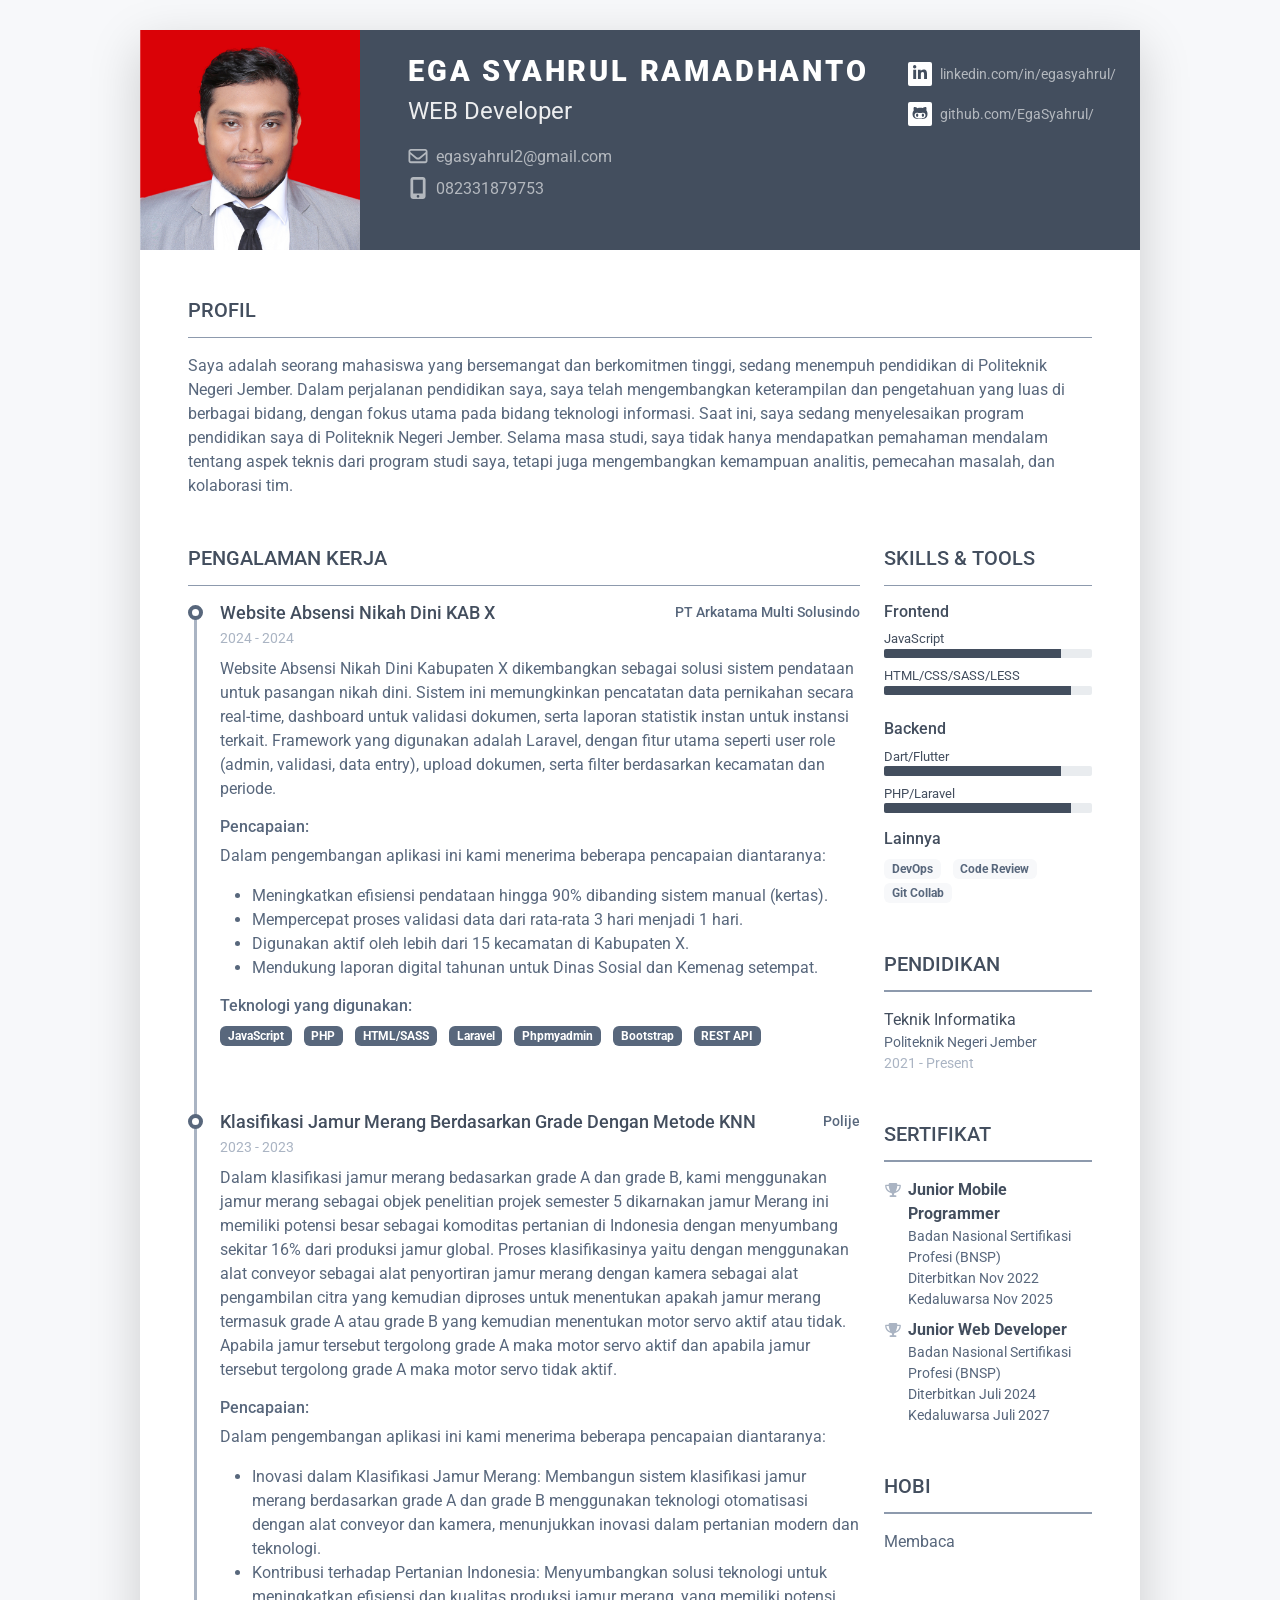
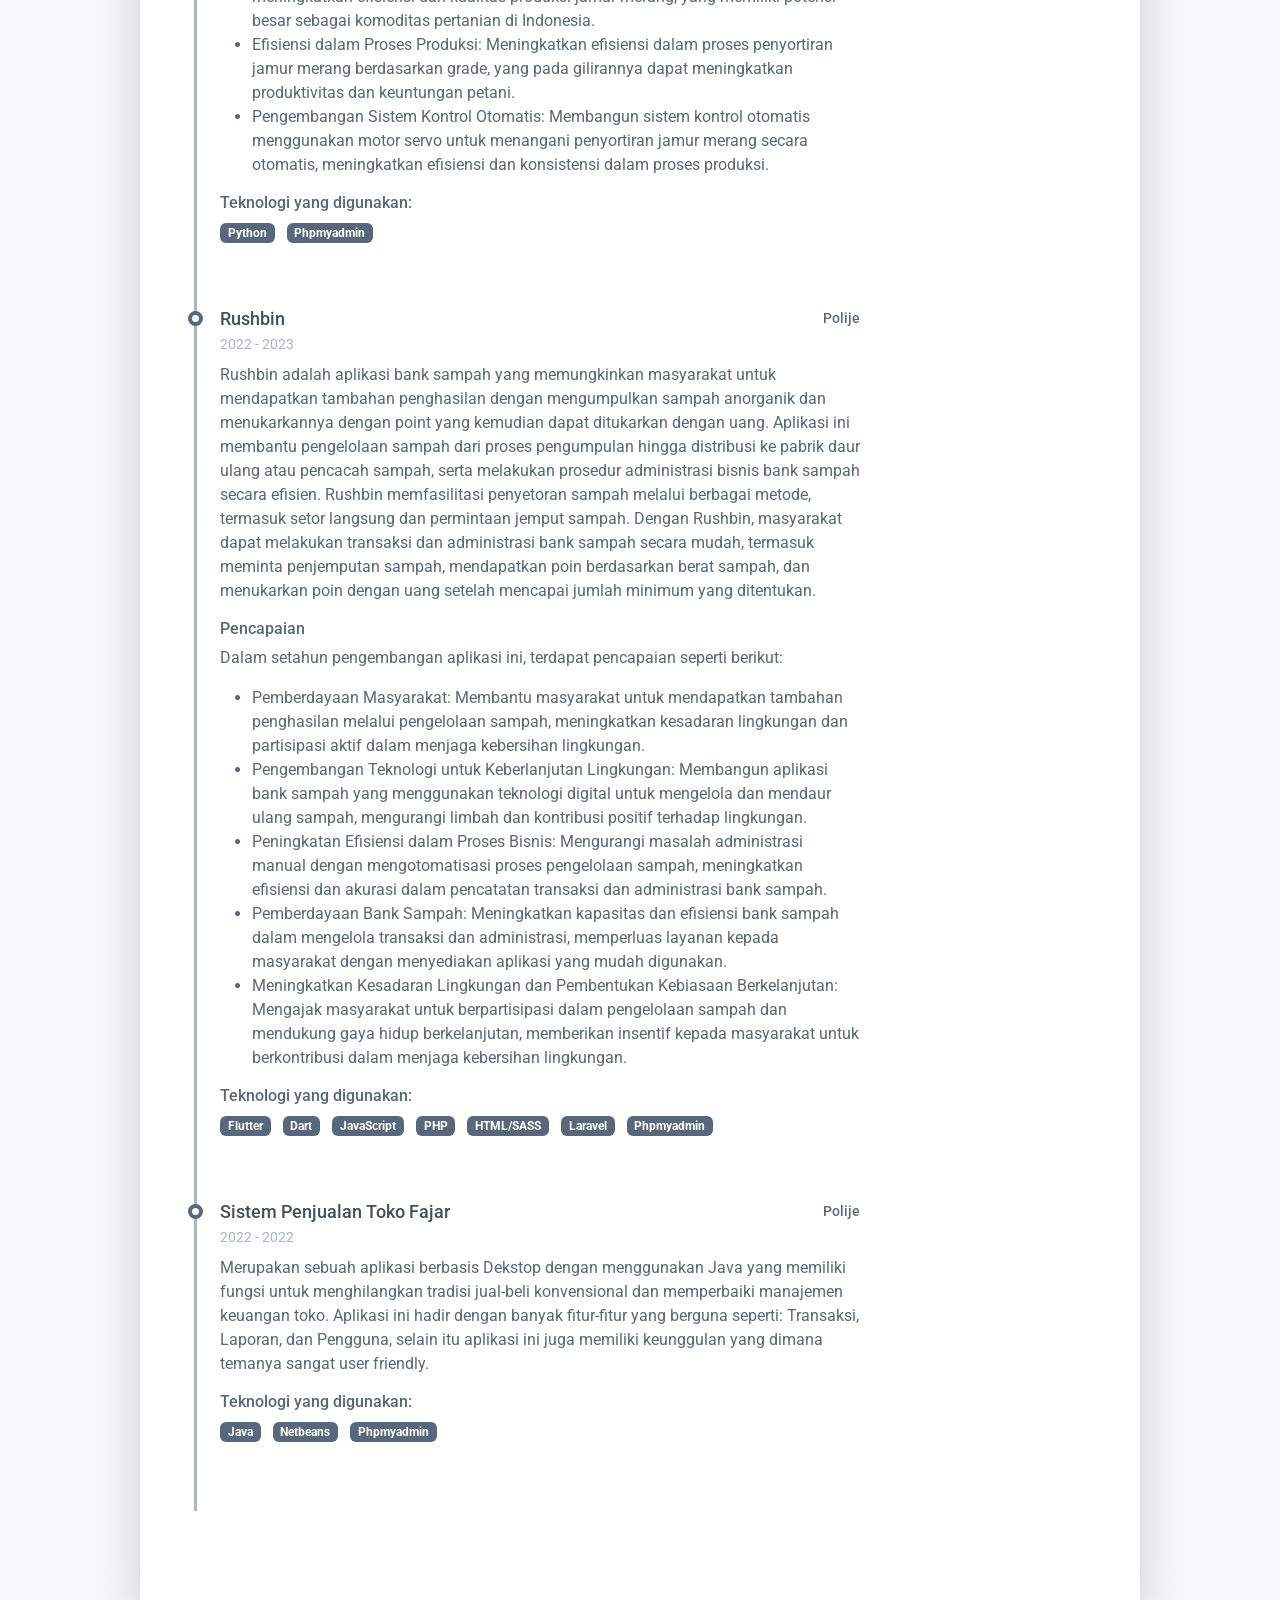
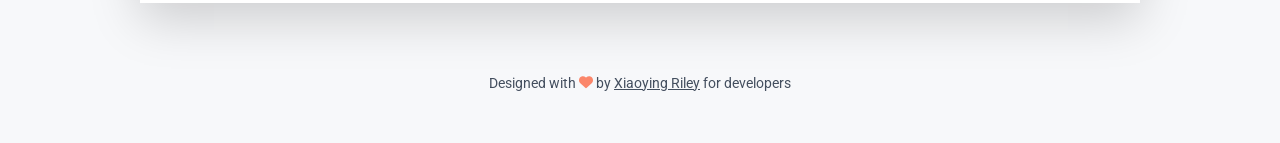
<file: index.html>
<!DOCTYPE html>
<html lang="en">
  <head>
    <title>CV-EgaSyahrulRamadhanto</title>

    <!-- Meta -->
    <meta charset="utf-8" />
    <meta http-equiv="X-UA-Compatible" content="IE=edge" />
    <meta name="viewport" content="width=device-width, initial-scale=1.0" />
    <meta name="description" content="Responsive Resume Template" />
    <meta name="author" content="Xiaoying Riley at 3rd Wave Media" />
    <link rel="shortcut icon" href="favicon.ico" />

    <!-- Google Font -->
    <link
      href="https://fonts.googleapis.com/css?family=Roboto:300,400,500,700,900"
      rel="stylesheet"
    />

    <!-- FontAwesome JS-->
    <script defer src="assets/fontawesome/js/all.min.js"></script>

    <!-- Theme CSS -->
    <link id="theme-style" rel="stylesheet" href="assets/css/pillar-1.css" />
  </head>

  <body>
    <article class="resume-wrapper text-center position-relative">
      <div class="resume-wrapper-inner mx-auto text-start bg-white shadow-lg">
        <header class="resume-header pt-4 pt-md-0">
          <div class="row">
            <div
              class="col-block col-md-auto resume-picture-holder text-center text-md-start"
            >
              <img
                class="picture"
                src="assets/images/Desain tanpa judul.png"
                alt=""
              />
            </div>
            <!--//col-->
            <div class="col">
              <div
                class="row p-4 justify-content-center justify-content-md-between"
              >
                <div class="primary-info col-auto">
                  <h1
                    class="name mt-0 mb-1 text-white text-uppercase text-uppercase"
                  >
                    Ega Syahrul Ramadhanto
                  </h1>
                  <div class="title mb-3">WEB Developer</div>
                  <ul class="list-unstyled">
                    <li class="mb-2">
                      <a
                        class="text-link"
                        href="https://egasyahrul2@gmail.com/"
                        target="_blank"
                        ><i
                          class="far fa-envelope fa-fw me-2"
                          data-fa-transform="grow-3"
                        ></i
                        >egasyahrul2@gmail.com</a
                      >
                    </li>
                    <li>
                      <a
                        class="text-link"
                        href="https://wa.me/6282331879753/"
                        target="_blank"
                        ><i
                          class="fas fa-mobile-alt fa-fw me-2"
                          data-fa-transform="grow-6"
                        ></i
                        >082331879753</a
                      >
                    </li>
                  </ul>
                </div>
                <!--//primary-info-->
                <div class="secondary-info col-auto mt-2">
                  <ul class="resume-social list-unstyled">
                    <li class="mb-3">
                      <a
                        class="text-link"
                        href="https://www.linkedin.com/in/ega-syahrul-420706276/"
                        target="_blank"
                        ><span class="fa-container text-center me-2"
                          ><i class="fab fa-linkedin-in fa-fw"></i></span
                        >linkedin.com/in/egasyahrul/</a
                      >
                    </li>
                    <li class="mb-3">
                      <a
                        class="text-link"
                        href="https://www.github.com/EgaSyahrul/"
                        target="_blank"
                        ><span class="fa-container text-center me-2"
                          ><i class="fab fa-github-alt fa-fw"></i></span
                        >github.com/EgaSyahrul/</a
                      >
                    </li>
                  </ul>
                </div>
                <!--//secondary-info-->
              </div>
              <!--//row-->
            </div>
            <!--//col-->
          </div>
          <!--//row-->
        </header>
        <div class="resume-body p-5">
          <section class="resume-section summary-section mb-5">
            <h2
              class="resume-section-title text-uppercase font-weight-bold pb-3 mb-3"
            >
              Profil
            </h2>
            <div class="resume-section-content">
              <p class="mb-0">
                Saya adalah seorang mahasiswa yang bersemangat dan berkomitmen
                tinggi, sedang menempuh pendidikan di Politeknik Negeri Jember.
                Dalam perjalanan pendidikan saya, saya telah mengembangkan
                keterampilan dan pengetahuan yang luas di berbagai bidang,
                dengan fokus utama pada bidang teknologi informasi. Saat ini,
                saya sedang menyelesaikan program pendidikan saya di Politeknik
                Negeri Jember. Selama masa studi, saya tidak hanya mendapatkan
                pemahaman mendalam tentang aspek teknis dari program studi saya,
                tetapi juga mengembangkan kemampuan analitis, pemecahan masalah,
                dan kolaborasi tim.
              </p>
            </div>
          </section>
          <!--//summary-section-->
          <div class="row">
            <div class="col-lg-9">
              <section class="resume-section experience-section mb-5">
                <h2
                  class="resume-section-title text-uppercase font-weight-bold pb-3 mb-3"
                >
                  Pengalaman Kerja
                </h2>
                <div class="resume-section-content">
                  <div class="resume-timeline position-relative">

					<article
                      class="resume-timeline-item position-relative pb-5"
					  >
						<div class="resume-timeline-item-header mb-2">
						  <div class="d-flex flex-column flex-md-row">
							<h3
							  class="resume-position-title font-weight-bold mb-1"
							>
							  Website Absensi Nikah Dini KAB X
							</h3>
							<div class="resume-company-name ms-auto">
							  PT Arkatama Multi Solusindo
							</div>
						  </div>
						  <!--//row-->
						  <div class="resume-position-time">2024 - 2024</div>
						</div>
						<!--//resume-timeline-item-header-->
						<div class="resume-timeline-item-desc">
						  <p>
							Website Absensi Nikah Dini Kabupaten X dikembangkan sebagai solusi sistem pendataan untuk pasangan nikah dini. Sistem ini memungkinkan pencatatan data pernikahan secara real-time, dashboard untuk validasi dokumen, serta laporan statistik instan untuk instansi terkait. Framework yang digunakan adalah Laravel, dengan fitur utama seperti user role (admin, validasi, data entry), upload dokumen, serta filter berdasarkan kecamatan dan periode.
						  </p>
						  <h4
							class="resume-timeline-item-desc-heading font-weight-bold"
						  >
							Pencapaian:
						  </h4>
						  <p>
							Dalam pengembangan aplikasi ini kami menerima beberapa
							pencapaian diantaranya:
						  </p>
						  <ul>
							<li>
							  Meningkatkan efisiensi pendataan hingga 90% dibanding sistem manual (kertas).
							</li>
							<li>
							  Mempercepat proses validasi data dari rata-rata 3 hari menjadi 1 hari.
							</li>
							<li>
							  Digunakan aktif oleh lebih dari 15 kecamatan di Kabupaten X.
							</li>
							<li>
							  Mendukung laporan digital tahunan untuk Dinas Sosial dan Kemenag setempat.
							</li>
						  </ul>
						  <h4
							class="resume-timeline-item-desc-heading font-weight-bold"
						  >
							Teknologi yang digunakan:
						  </h4>
						  <ul class="list-inline">
							<li class="list-inline-item">
							  <span class="badge bg-secondary badge-pill"
								>JavaScript</span
							  >
							</li>
							<li class="list-inline-item">
							  <span class="badge bg-secondary badge-pill"
								>PHP</span
							  >
							</li>
							<li class="list-inline-item">
							  <span class="badge bg-secondary badge-pill"
								>HTML/SASS</span
							  >
							</li>
							<li class="list-inline-item">
							  <span class="badge bg-secondary badge-pill"
								>Laravel</span
							  >
							</li>
							<li class="list-inline-item">
							  <span class="badge bg-secondary badge-pill"
								>Phpmyadmin</span
							  >
							</li>
							  <li class="list-inline-item">
							  <span class="badge bg-secondary badge-pill"
								>Bootstrap</span
							  >
							</li>
							<li class="list-inline-item">
							  <span class="badge bg-secondary badge-pill"
								>REST API</span
							  >
							</li>
						  </ul>
						</div>
						<!--//resume-timeline-item-desc-->
					  </article>
					  <!--//resume-timeline-item-->
                    <article
                      class="resume-timeline-item position-relative pb-5"
                    >
                      <div class="resume-timeline-item-header mb-2">
                        <div class="d-flex flex-column flex-md-row">
                          <h3
                            class="resume-position-title font-weight-bold mb-1"
                          >
                            Klasifikasi Jamur Merang Berdasarkan Grade Dengan
                            Metode KNN
                          </h3>
                          <div class="resume-company-name ms-auto">Polije</div>
                        </div>
                        <!--//row-->
                        <div class="resume-position-time">2023 - 2023</div>
                      </div>
                      <!--//resume-timeline-item-header-->
                      <div class="resume-timeline-item-desc">
                        <p>
                          Dalam klasifikasi jamur merang bedasarkan grade A dan
                          grade B, kami menggunakan jamur merang sebagai objek
                          penelitian projek semester 5 dikarnakan jamur Merang
                          ini memiliki potensi besar sebagai komoditas pertanian
                          di Indonesia dengan menyumbang sekitar 16% dari
                          produksi jamur global. Proses klasifikasinya yaitu
                          dengan menggunakan alat conveyor sebagai alat
                          penyortiran jamur merang dengan kamera sebagai alat
                          pengambilan citra yang kemudian diproses untuk
                          menentukan apakah jamur merang termasuk grade A atau
                          grade B yang kemudian menentukan motor servo aktif
                          atau tidak. Apabila jamur tersebut tergolong grade A
                          maka motor servo aktif dan apabila jamur tersebut
                          tergolong grade A maka motor servo tidak aktif.
                        </p>
                        <h4
                          class="resume-timeline-item-desc-heading font-weight-bold"
                        >
                          Pencapaian:
                        </h4>
                        <p>
                          Dalam pengembangan aplikasi ini kami menerima beberapa
                          pencapaian diantaranya:
                        </p>
                        <ul>
                          <li>
                            Inovasi dalam Klasifikasi Jamur Merang: Membangun
                            sistem klasifikasi jamur merang berdasarkan grade A
                            dan grade B menggunakan teknologi otomatisasi dengan
                            alat conveyor dan kamera, menunjukkan inovasi dalam
                            pertanian modern dan teknologi.
                          </li>
                          <li>
                            Kontribusi terhadap Pertanian Indonesia:
                            Menyumbangkan solusi teknologi untuk meningkatkan
                            efisiensi dan kualitas produksi jamur merang, yang
                            memiliki potensi besar sebagai komoditas pertanian
                            di Indonesia.
                          </li>
                          <li>
                            Efisiensi dalam Proses Produksi: Meningkatkan
                            efisiensi dalam proses penyortiran jamur merang
                            berdasarkan grade, yang pada gilirannya dapat
                            meningkatkan produktivitas dan keuntungan petani.
                          </li>
                          <li>
                            Pengembangan Sistem Kontrol Otomatis: Membangun
                            sistem kontrol otomatis menggunakan motor servo
                            untuk menangani penyortiran jamur merang secara
                            otomatis, meningkatkan efisiensi dan konsistensi
                            dalam proses produksi.
                          </li>
                        </ul>
                        <h4
                          class="resume-timeline-item-desc-heading font-weight-bold"
                        >
                          Teknologi yang digunakan:
                        </h4>
                        <ul class="list-inline">
                          <li class="list-inline-item">
                            <span class="badge bg-secondary badge-pill"
                              >Python</span
                            >
                          </li>
                          <li class="list-inline-item">
                            <span class="badge bg-secondary badge-pill"
                              >Phpmyadmin</span
                            >
                          </li>
                        </ul>
                      </div>
                      <!--//resume-timeline-item-desc-->
                    </article>
                    <!--//resume-timeline-item-->

                    <article
                      class="resume-timeline-item position-relative pb-5"
                    >
                      <div class="resume-timeline-item-header mb-2">
                        <div class="d-flex flex-column flex-md-row">
                          <h3
                            class="resume-position-title font-weight-bold mb-1"
                          >
                            Rushbin
                          </h3>
                          <div class="resume-company-name ms-auto">Polije</div>
                        </div>
                        <!--//row-->
                        <div class="resume-position-time">2022 - 2023</div>
                      </div>
                      <!--//resume-timeline-item-header-->
                      <div class="resume-timeline-item-desc">
                        <p>
                          Rushbin adalah aplikasi bank sampah yang memungkinkan
                          masyarakat untuk mendapatkan tambahan penghasilan
                          dengan mengumpulkan sampah anorganik dan menukarkannya
                          dengan point yang kemudian dapat ditukarkan dengan
                          uang. Aplikasi ini membantu pengelolaan sampah dari
                          proses pengumpulan hingga distribusi ke pabrik daur
                          ulang atau pencacah sampah, serta melakukan prosedur
                          administrasi bisnis bank sampah secara efisien.
                          Rushbin memfasilitasi penyetoran sampah melalui
                          berbagai metode, termasuk setor langsung dan
                          permintaan jemput sampah. Dengan Rushbin, masyarakat
                          dapat melakukan transaksi dan administrasi bank sampah
                          secara mudah, termasuk meminta penjemputan sampah,
                          mendapatkan poin berdasarkan berat sampah, dan
                          menukarkan poin dengan uang setelah mencapai jumlah
                          minimum yang ditentukan.
                        </p>
                        <h4
                          class="resume-timeline-item-desc-heading font-weight-bold"
                        >
                          Pencapaian
                        </h4>
                        <p>
                          Dalam setahun pengembangan aplikasi ini, terdapat
                          pencapaian seperti berikut:
                        </p>
                        <ul>
                          <li>
                            Pemberdayaan Masyarakat: Membantu masyarakat untuk
                            mendapatkan tambahan penghasilan melalui pengelolaan
                            sampah, meningkatkan kesadaran lingkungan dan
                            partisipasi aktif dalam menjaga kebersihan
                            lingkungan.
                          </li>
                          <li>
                            Pengembangan Teknologi untuk Keberlanjutan
                            Lingkungan: Membangun aplikasi bank sampah yang
                            menggunakan teknologi digital untuk mengelola dan
                            mendaur ulang sampah, mengurangi limbah dan
                            kontribusi positif terhadap lingkungan.
                          </li>
                          <li>
                            Peningkatan Efisiensi dalam Proses Bisnis:
                            Mengurangi masalah administrasi manual dengan
                            mengotomatisasi proses pengelolaan sampah,
                            meningkatkan efisiensi dan akurasi dalam pencatatan
                            transaksi dan administrasi bank sampah.
                          </li>
                          <li>
                            Pemberdayaan Bank Sampah: Meningkatkan kapasitas dan
                            efisiensi bank sampah dalam mengelola transaksi dan
                            administrasi, memperluas layanan kepada masyarakat
                            dengan menyediakan aplikasi yang mudah digunakan.
                          </li>
                          <li>
                            Meningkatkan Kesadaran Lingkungan dan Pembentukan
                            Kebiasaan Berkelanjutan: Mengajak masyarakat untuk
                            berpartisipasi dalam pengelolaan sampah dan
                            mendukung gaya hidup berkelanjutan, memberikan
                            insentif kepada masyarakat untuk berkontribusi dalam
                            menjaga kebersihan lingkungan.
                          </li>
                        </ul>
                        <h4
                          class="resume-timeline-item-desc-heading font-weight-bold"
                        >
                          Teknologi yang digunakan:
                        </h4>
                        <ul class="list-inline">
                          <li class="list-inline-item">
                            <span class="badge bg-secondary badge-pill"
                              >Flutter</span
                            >
                          </li>
                          <li class="list-inline-item">
                            <span class="badge bg-secondary badge-pill"
                              >Dart</span
                            >
                          </li>
                          <li class="list-inline-item">
                            <span class="badge bg-secondary badge-pill"
                              >JavaScript</span
                            >
                          </li>
                          <li class="list-inline-item">
                            <span class="badge bg-secondary badge-pill"
                              >PHP</span
                            >
                          </li>
                          <li class="list-inline-item">
                            <span class="badge bg-secondary badge-pill"
                              >HTML/SASS</span
                            >
                          </li>
                          <li class="list-inline-item">
                            <span class="badge bg-secondary badge-pill"
                              >Laravel</span
                            >
                          </li>
                          <li class="list-inline-item">
                            <span class="badge bg-secondary badge-pill"
                              >Phpmyadmin</span
                            >
                          </li>
                        </ul>
                      </div>
                      <!--//resume-timeline-item-desc-->
                    </article>
                    <!--//resume-timeline-item-->

                    <article
                      class="resume-timeline-item position-relative pb-5"
                    >
                      <div class="resume-timeline-item-header mb-2">
                        <div class="d-flex flex-column flex-md-row">
                          <h3
                            class="resume-position-title font-weight-bold mb-1"
                          >
                            Sistem Penjualan Toko Fajar
                          </h3>
                          <div class="resume-company-name ms-auto">Polije</div>
                        </div>
                        <!--//row-->
                        <div class="resume-position-time">2022 - 2022</div>
                      </div>
                      <!--//resume-timeline-item-header-->
                      <div class="resume-timeline-item-desc">
                        <p>
                          Merupakan sebuah aplikasi berbasis Dekstop dengan
                          menggunakan Java yang memiliki fungsi untuk
                          menghilangkan tradisi jual-beli konvensional dan
                          memperbaiki manajemen keuangan toko. Aplikasi ini
                          hadir dengan banyak fitur-fitur yang berguna seperti:
                          Transaksi, Laporan, dan Pengguna, selain itu aplikasi
                          ini juga memiliki keunggulan yang dimana temanya
                          sangat user friendly.
                        </p>
                        <h4
                          class="resume-timeline-item-desc-heading font-weight-bold"
                        >
                          Teknologi yang digunakan:
                        </h4>
                        <ul class="list-inline">
                          <li class="list-inline-item">
                            <span class="badge bg-secondary badge-pill"
                              >Java</span
                            >
                          </li>
                          <li class="list-inline-item">
                            <span class="badge bg-secondary badge-pill"
                              >Netbeans</span
                            >
                          </li>
                          <li class="list-inline-item">
                            <span class="badge bg-secondary badge-pill"
                              >Phpmyadmin</span
                            >
                          </li>
                        </ul>
                      </div>
                      <!--//resume-timeline-item-desc-->
                    </article>
                    <!--//resume-timeline-item-->
                  </div>
                  <!--//resume-timeline-->
                </div>
              </section>
              <!--//experience-section-->
            </div>
            <div class="col-lg-3">
              <section class="resume-section skills-section mb-5">
                <h2
                  class="resume-section-title text-uppercase font-weight-bold pb-3 mb-3"
                >
                  Skills &amp; Tools
                </h2>
                <div class="resume-section-content">
                  <div class="resume-skill-item">
                    <h4 class="resume-skills-cat font-weight-bold">Frontend</h4>
                    <ul class="list-unstyled mb-4">
                      <li class="mb-2">
                        <div class="resume-skill-name">JavaScript</div>
                        <div class="progress resume-progress">
                          <div
                            class="progress-bar theme-progress-bar-dark"
                            role="progressbar"
                            style="width: 85%"
                            aria-valuenow="25"
                            aria-valuemin="0"
                            aria-valuemax="100"
                          ></div>
                        </div>
                      </li>
                      <li class="mb-2">
                        <div class="resume-skill-name">HTML/CSS/SASS/LESS</div>
                        <div class="progress resume-progress">
                          <div
                            class="progress-bar theme-progress-bar-dark"
                            role="progressbar"
                            style="width: 90%"
                            aria-valuenow="25"
                            aria-valuemin="0"
                            aria-valuemax="100"
                          ></div>
                        </div>
                      </li>
                    </ul>
                  </div>
                  <!--//resume-skill-item-->

                  <div class="resume-skill-item">
                    <h4 class="resume-skills-cat font-weight-bold">Backend</h4>
                    <ul class="list-unstyled">
                      <li class="mb-2">
                        <div class="resume-skill-name">Dart/Flutter</div>
                        <div class="progress resume-progress">
                          <div
                            class="progress-bar theme-progress-bar-dark"
                            role="progressbar"
                            style="width: 85%"
                            aria-valuenow="25"
                            aria-valuemin="0"
                            aria-valuemax="100"
                          ></div>
                        </div>
                      </li>
                      <li class="mb-2">
                        <div class="resume-skill-name">PHP/Laravel</div>
                        <div class="progress resume-progress">
                          <div
                            class="progress-bar theme-progress-bar-dark"
                            role="progressbar"
                            style="width: 90%"
                            aria-valuenow="25"
                            aria-valuemin="0"
                            aria-valuemax="100"
                          ></div>
                        </div>
                      </li>
                    </ul>
                  </div>
                  <!--//resume-skill-item-->

                  <div class="resume-skill-item">
                    <h4 class="resume-skills-cat font-weight-bold">Lainnya</h4>
                    <ul class="list-inline">
                      <li class="list-inline-item">
                        <span class="badge badge-light">DevOps</span>
                      </li>
                      <li class="list-inline-item">
                        <span class="badge badge-light">Code Review</span>
                      </li>
                      <li class="list-inline-item">
                        <span class="badge badge-light">Git Collab</span>
                      </li>
                    </ul>
                  </div>
                  <!--//resume-skill-item-->
                </div>
                <!--resume-section-content-->
              </section>
              <!--//skills-section-->
              <section class="resume-section education-section mb-5">
                <h2
                  class="resume-section-title text-uppercase font-weight-bold pb-3 mb-3"
                >
                  Pendidikan
                </h2>
                <div class="resume-section-content">
                  <ul class="list-unstyled">
                    <li class="mb-2">
                      <div class="resume-degree font-weight-bold">
                        Teknik Informatika
                      </div>
                      <div class="resume-degree-org">
                        Politeknik Negeri Jember
                      </div>
                      <div class="resume-degree-time">2021 - Present</div>
                    </li>
                  </ul>
                </div>
              </section>
              <!--//education-section-->
              <section class="resume-section reference-section mb-5">
                <h2
                  class="resume-section-title text-uppercase font-weight-bold pb-3 mb-3"
                >
                  Sertifikat
                </h2>
                <div class="resume-section-content">
                  <ul class="list-unstyled resume-awards-list">
                    <li class="mb-2 ps-4 position-relative">
                      <i
                        class="resume-award-icon fas fa-trophy position-absolute"
                        data-fa-transform="shrink-2"
                      ></i>
                      <div class="resume-award-name">
                        Junior Mobile Programmer
                      </div>
                      <div class="resume-award-desc">
                        Badan Nasional Sertifikasi Profesi (BNSP)
                        <br />Diterbitkan Nov 2022 Kedaluwarsa Nov 2025
                      </div>
                    </li>
                    <li class="mb-2 ps-4 position-relative">
                      <i
                        class="resume-award-icon fas fa-trophy position-absolute"
                        data-fa-transform="shrink-2"
                      ></i>
                      <div class="resume-award-name">Junior Web Developer</div>
                      <div class="resume-award-desc">
                        Badan Nasional Sertifikasi Profesi (BNSP)
                        <br />Diterbitkan Juli 2024 Kedaluwarsa Juli 2027
                      </div>
                    </li>
                  </ul>
                </div>
              </section>
              <section class="resume-section interests-section mb-5">
                <h2
                  class="resume-section-title text-uppercase font-weight-bold pb-3 mb-3"
                >
                  Hobi
                </h2>
                <div class="resume-section-content">
                  <ul class="list-unstyled">
                    <li class="mb-1">Membaca</li>
                  </ul>
                </div>
              </section>
              <!--//interests-section-->
            </div>
          </div>
          <!--//row-->
        </div>
        <!--//resume-body-->
      </div>
    </article>

    <footer class="footer text-center pt-2 pb-5">
      <!--/* This template is free as long as you keep the footer attribution link. If you'd like to use the template without the attribution link, you can buy the commercial license via our website: themes.3rdwavemedia.com Thank you for your support. :) */-->
      <small class="copyright"
        >Designed with <span class="sr-only">love</span
        ><i class="fas fa-heart"></i> by
        <a href="http://themes.3rdwavemedia.com" target="_blank"
          >Xiaoying Riley</a
        >
        for developers</small
      >
    </footer>
  </body>
</html>
</file>
